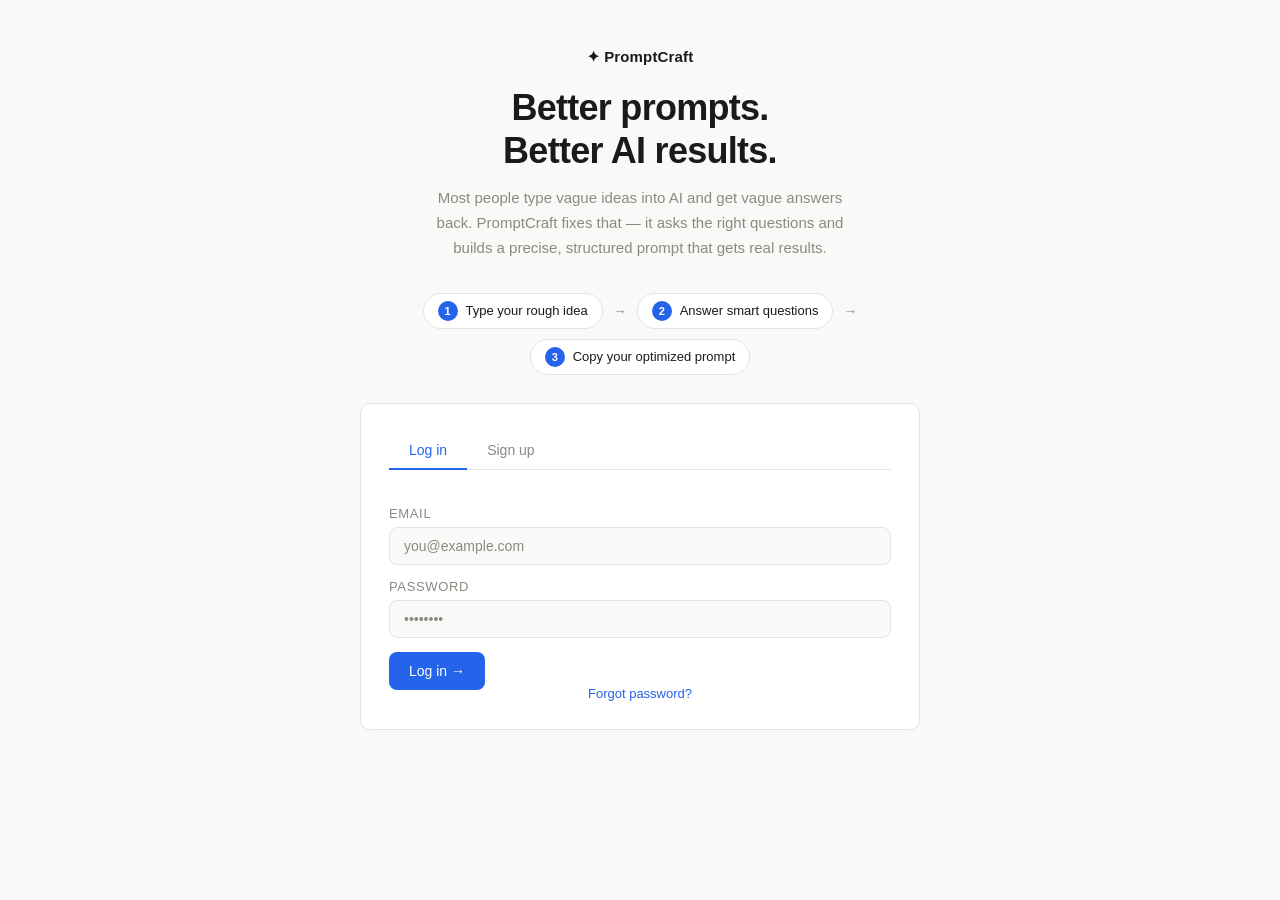
<file: frontend/index.html>
<!doctype html>
<html lang="en">
  <head>
    <meta charset="UTF-8" />
    <meta name="viewport" content="width=device-width, initial-scale=1.0" />
    <title>PromptCraft</title>
    <link rel="stylesheet" href="style.css" />
  </head>
  <body>
    <!-- AUTH SCREEN -->
    <div id="screen-auth" class="screen active">
      <div class="container">
        <div class="hero">
          <span class="logo">✦ PromptCraft</span>
          <h1 class="hero-title">Better prompts.<br />Better AI results.</h1>
          <p class="hero-sub">
            Most people type vague ideas into AI and get vague answers back.
            PromptCraft fixes that — it asks the right questions and builds a
            precise, structured prompt that gets real results.
          </p>
        </div>

        <!-- How it works -->
        <div class="how-it-works">
          <div class="step-pill">
            <span class="step-num">1</span>
            <span class="step-text">Type your rough idea</span>
          </div>
          <span class="step-arrow">→</span>
          <div class="step-pill">
            <span class="step-num">2</span>
            <span class="step-text">Answer smart questions</span>
          </div>
          <span class="step-arrow">→</span>
          <div class="step-pill">
            <span class="step-num">3</span>
            <span class="step-text">Copy your optimized prompt</span>
          </div>
        </div>

        <!-- Auth card -->
        <div class="card">
          <div class="auth-tabs">
            <button
              class="tab active"
              id="tab-login"
              onclick="switchTab('login')"
            >
              Log in
            </button>
            <button class="tab" id="tab-signup" onclick="switchTab('signup')">
              Sign up
            </button>
          </div>

          <!-- Login form -->
          <div id="form-login">
            <div class="field">
              <label>Email</label>
              <input
                type="email"
                id="login-email"
                placeholder="you@example.com"
              />
            </div>
            <div class="field">
              <label>Password</label>
              <input
                type="password"
                id="login-password"
                placeholder="••••••••"
              />
            </div>
            <p class="auth-error hidden" id="login-error"></p>
            <button onclick="handleLogin()">Log in →</button>
            <p class="forgot-link" onclick="switchTab('forgot')">
              Forgot password?
            </p>
          </div>

          <!-- Signup form -->
          <div id="form-signup" class="hidden">
            <div class="field">
              <label>Name</label>
              <input type="text" id="signup-name" placeholder="Your name" />
            </div>
            <div class="field">
              <label>Email</label>
              <input
                type="email"
                id="signup-email"
                placeholder="you@example.com"
              />
            </div>
            <div class="field">
              <label>Password</label>
              <input
                type="password"
                id="signup-password"
                placeholder="Min 6 characters"
              />
            </div>
            <p class="auth-error hidden" id="signup-error"></p>
            <button onclick="handleSignup()">Create account →</button>
          </div>

          <!-- Forgot password form -->
          <div id="form-forgot" class="hidden">
            <p style="font-size: 13px; color: var(--muted); margin-bottom: 4px">
              Enter your email and we'll send a reset link valid for 30 minutes.
            </p>
            <div class="field">
              <label>Email</label>
              <input
                type="email"
                id="forgot-email"
                placeholder="you@example.com"
              />
            </div>
            <p class="auth-error hidden" id="forgot-error"></p>
            <p class="auth-success hidden" id="forgot-success"></p>
            <button id="forgot-btn" onclick="handleForgot()">
              Send Reset Link →
            </button>
            <p class="forgot-link" onclick="switchTab('login')">
              ← Back to login
            </p>
          </div>
        </div>
      </div>
    </div>

    <!-- APP SCREEN -->
    <div id="screen-app" class="screen">
      <!-- Topbar -->
      <div class="topbar">
        <span class="logo">✦ PromptCraft</span>
        <div class="topbar-right">
          <span id="user-name" class="user-name"></span>
          <button class="btn-ghost" onclick="toggleHistory()">History</button>
          <button class="btn-ghost" onclick="handleLogout()">Log out</button>
        </div>
      </div>

      <!-- History Panel -->
      <div id="history-panel" class="history-panel hidden">
        <div class="history-header">
          <span class="history-title">Prompt History</span>
          <span class="history-close" onclick="toggleHistory()">✕</span>
        </div>
        <div id="history-list" class="history-list">
          <p class="history-empty">Loading...</p>
        </div>
      </div>
      <div
        id="history-overlay"
        class="history-overlay hidden"
        onclick="toggleHistory()"
      ></div>

      <!-- Step 1: Input -->
      <div id="step-input" class="step active">
        <div class="container">
          <div class="header">
            <p class="tagline">What do you want AI to help you with?</p>
          </div>
          <div class="card">
            <div class="input-wrapper">
              <textarea
                id="user-input"
                placeholder="e.g. write me an email, fix my code, summarize this document..."
                rows="4"
                maxlength="1000"
              ></textarea>
              <button
                class="mic-btn"
                id="mic-btn"
                onclick="toggleVoice()"
                title="Voice input"
              >
                <svg
                  xmlns="http://www.w3.org/2000/svg"
                  width="16"
                  height="16"
                  viewBox="0 0 24 24"
                  fill="none"
                  stroke="currentColor"
                  stroke-width="2"
                  stroke-linecap="round"
                  stroke-linejoin="round"
                >
                  <path
                    d="M12 1a3 3 0 0 0-3 3v8a3 3 0 0 0 6 0V4a3 3 0 0 0-3-3z"
                  />
                  <path d="M19 10v2a7 7 0 0 1-14 0v-2" />
                  <line x1="12" y1="19" x2="12" y2="23" />
                  <line x1="8" y1="23" x2="16" y2="23" />
                </svg>
              </button>
            </div>
            <p class="char-counter" id="char-counter">0 / 1000</p>

            <div class="upload-section">
              <label
                >Attach files
                <span class="muted"
                  >(optional — .pdf or .txt, multiple allowed)</span
                ></label
              >
              <div id="drop-zone" class="drop-zone">
                <span
                  >Drop files here or
                  <span
                    class="link"
                    onclick="document.getElementById('file-input').click()"
                    >browse</span
                  ></span
                >
                <input
                  type="file"
                  id="file-input"
                  accept=".pdf,.txt"
                  multiple
                  hidden
                />
              </div>
              <div id="file-list" class="file-list"></div>
            </div>

            <button onclick="handleInput()">Generate Questions →</button>
          </div>
        </div>
      </div>

      <!-- Step 2: Questions -->
      <div id="step-questions" class="step">
        <div class="container">
          <div class="header">
            <p class="tagline">A few quick questions to sharpen your prompt</p>
          </div>
          <div class="card">
            <div id="questions-list"></div>
            <button onclick="handleGenerate()">Build My Prompt →</button>
          </div>
        </div>
      </div>

      <!-- Step 3: Result -->
      <div id="step-result" class="step">
        <div class="container result-container">
          <!-- Left: prompt -->
          <div class="card result-card">
            <div class="prompt-header">
              <label>Your optimized prompt</label>
              <div id="token-badge" class="token-badge hidden">
                <span id="token-count">0</span> tokens
              </div>
            </div>

            <!-- Read-only view -->
            <div id="prompt-display" class="prompt-display"></div>

            <!-- Edit view (hidden by default) -->
            <textarea
              id="prompt-output"
              class="prompt-editable hidden"
              spellcheck="false"
            ></textarea>

            <div id="result-files" class="result-files hidden">
              <label>Attach these files when using this prompt</label>
              <div id="result-file-list" class="file-list"></div>
            </div>

            <div class="result-actions">
              <button onclick="copyPrompt()">Copy Prompt</button>
              <button class="btn-edit" id="btn-edit" onclick="toggleEdit()">
                ✎ Edit Prompt
              </button>
              <button class="btn-secondary" onclick="startOver()">
                Start Over
              </button>
            </div>
          </div>

          <!-- Right: coverage panel -->
          <div id="coverage-panel" class="coverage-panel hidden">
            <p class="coverage-title">Answer coverage</p>
            <p class="coverage-sub">
              Checks if your answers made it into the prompt
            </p>
            <div id="coverage-list" class="coverage-list"></div>
          </div>
        </div>
      </div>
    </div>
    <!-- end screen-app -->

    <!-- Loader -->
    <div id="loader" class="loader hidden">
      <div class="spinner"></div>
      <p id="loader-text">Thinking...</p>
    </div>

    <div class="toast" id="toast"></div>

    <script src="app.js"></script>
  </body>
</html>
</file>
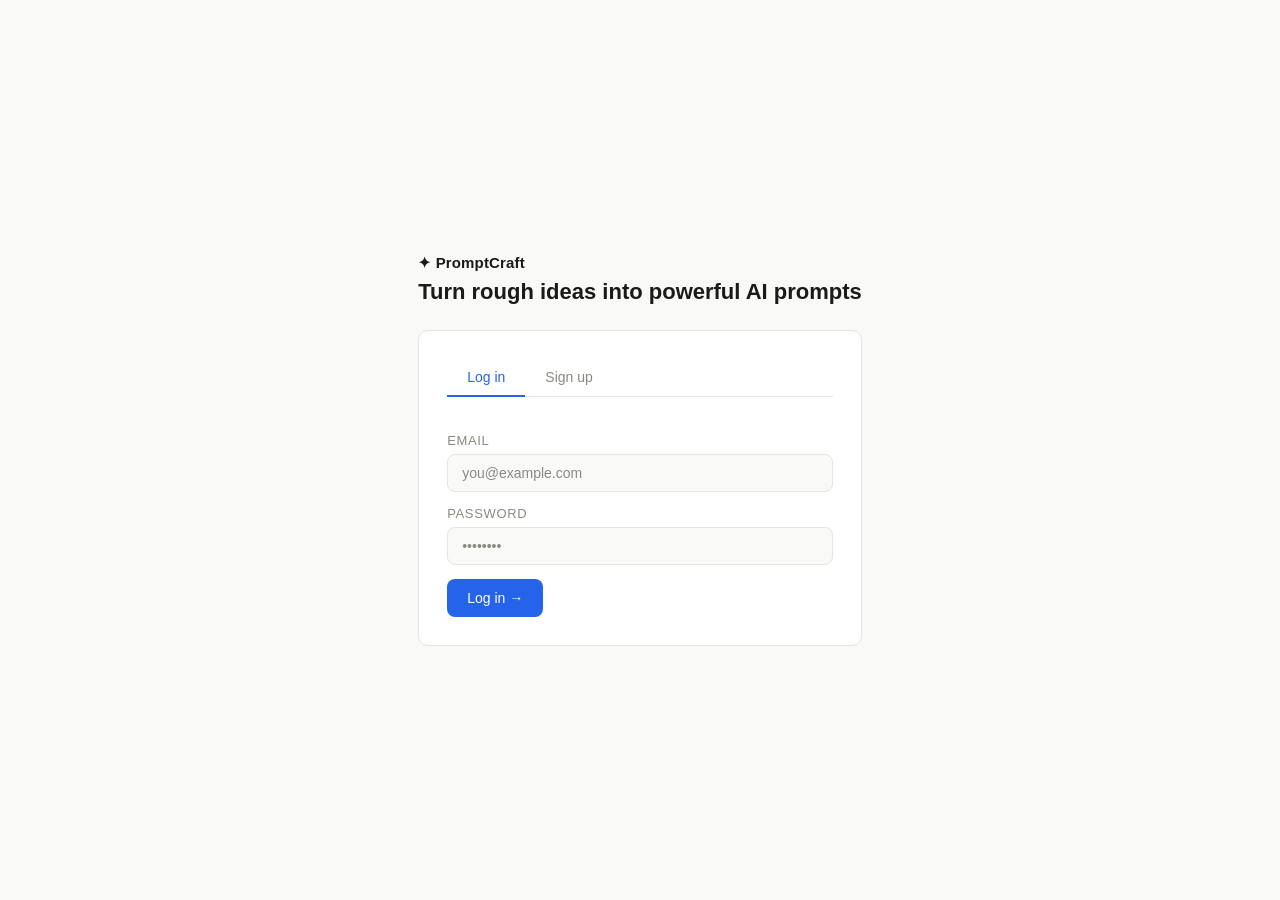
<file: static/index.html>
<!doctype html>
<html lang="en">
  <head>
    <meta charset="UTF-8" />
    <meta name="viewport" content="width=device-width, initial-scale=1.0" />
    <title>PromptCraft</title>
    <link rel="stylesheet" href="style.css" />
  </head>
  <body>
    <!-- AUTH SCREEN -->
    <div id="screen-auth" class="screen active">
      <div class="container">
        <div class="header">
          <span class="logo">✦ PromptCraft</span>
          <p class="tagline">Turn rough ideas into powerful AI prompts</p>
        </div>
        <div class="card">
          <div class="auth-tabs">
            <button
              class="tab active"
              id="tab-login"
              onclick="switchTab('login')"
            >
              Log in
            </button>
            <button class="tab" id="tab-signup" onclick="switchTab('signup')">
              Sign up
            </button>
          </div>
          <div id="form-login">
            <div class="field">
              <label>Email</label>
              <input
                type="email"
                id="login-email"
                placeholder="you@example.com"
              />
            </div>
            <div class="field">
              <label>Password</label>
              <input
                type="password"
                id="login-password"
                placeholder="••••••••"
              />
            </div>
            <p class="auth-error hidden" id="login-error"></p>
            <button onclick="handleLogin()">Log in →</button>
          </div>
          <div id="form-signup" class="hidden">
            <div class="field">
              <label>Name</label>
              <input type="text" id="signup-name" placeholder="Your name" />
            </div>
            <div class="field">
              <label>Email</label>
              <input
                type="email"
                id="signup-email"
                placeholder="you@example.com"
              />
            </div>
            <div class="field">
              <label>Password</label>
              <input
                type="password"
                id="signup-password"
                placeholder="Min 6 characters"
              />
            </div>
            <p class="auth-error hidden" id="signup-error"></p>
            <button onclick="handleSignup()">Create account →</button>
          </div>
        </div>
      </div>
    </div>

    <!-- APP SCREEN -->
    <div id="screen-app" class="screen">
      <!-- Topbar -->
      <div class="topbar">
        <span class="logo">✦ PromptCraft</span>
        <div class="topbar-right">
          <span id="user-name" class="user-name"></span>
          <button class="btn-ghost" onclick="toggleHistory()">History</button>
          <button class="btn-ghost" onclick="handleLogout()">Log out</button>
        </div>
      </div>

      <!-- History Panel -->
      <div id="history-panel" class="history-panel hidden">
        <div class="history-header">
          <span class="history-title">Prompt History</span>
          <span class="history-close" onclick="toggleHistory()">✕</span>
        </div>
        <div id="history-list" class="history-list">
          <p class="history-empty">Loading...</p>
        </div>
      </div>
      <div
        id="history-overlay"
        class="history-overlay hidden"
        onclick="toggleHistory()"
      ></div>

      <!-- Step 1: Input -->
      <div id="step-input" class="step active">
        <div class="container">
          <div class="header">
            <p class="tagline">What do you want AI to help you with?</p>
          </div>
          <div class="card">
            <textarea
              id="user-input"
              placeholder="e.g. write me an email, fix my code, summarize this document..."
              rows="4"
            ></textarea>
            <div class="upload-section">
              <label
                >Attach files
                <span class="muted">(optional — .pdf or .txt)</span></label
              >
              <div id="drop-zone" class="drop-zone">
                <span
                  >Drop files here or
                  <span
                    class="link"
                    onclick="document.getElementById('file-input').click()"
                    >browse</span
                  ></span
                >
                <input
                  type="file"
                  id="file-input"
                  accept=".pdf,.txt"
                  multiple
                  hidden
                />
              </div>
              <div id="file-list" class="file-list"></div>
            </div>
            <button onclick="handleInput()">Generate Questions →</button>
          </div>
        </div>
      </div>

      <!-- Step 2: Questions -->
      <div id="step-questions" class="step">
        <div class="container">
          <div class="header">
            <p class="tagline">A few quick questions to sharpen your prompt</p>
          </div>
          <div class="card">
            <div id="questions-list"></div>
            <button onclick="handleGenerate()">Build My Prompt →</button>
          </div>
        </div>
      </div>

      <!-- Step 3: Result -->
      <div id="step-result" class="step">
        <div class="container">
          <div class="header">
            <p class="tagline">Your prompt is ready</p>
          </div>
          <div class="card">
            <label>Your optimized prompt</label>
            <div id="prompt-output"></div>
            <div id="result-files" class="result-files hidden">
              <label>Attach these files when using this prompt</label>
              <div id="result-file-list" class="file-list"></div>
            </div>
            <div class="result-actions">
              <button onclick="copyPrompt()">Copy Prompt</button>
              <button class="btn-secondary" onclick="startOver()">
                Start Over
              </button>
            </div>
          </div>
        </div>
      </div>
    </div>
    <!-- end screen-app -->

    <!-- Loader -->
    <div id="loader" class="loader hidden">
      <div class="spinner"></div>
      <p id="loader-text">Thinking...</p>
    </div>

    <div class="toast" id="toast"></div>

    <script src="app.js"></script>
  </body>
</html>
</file>
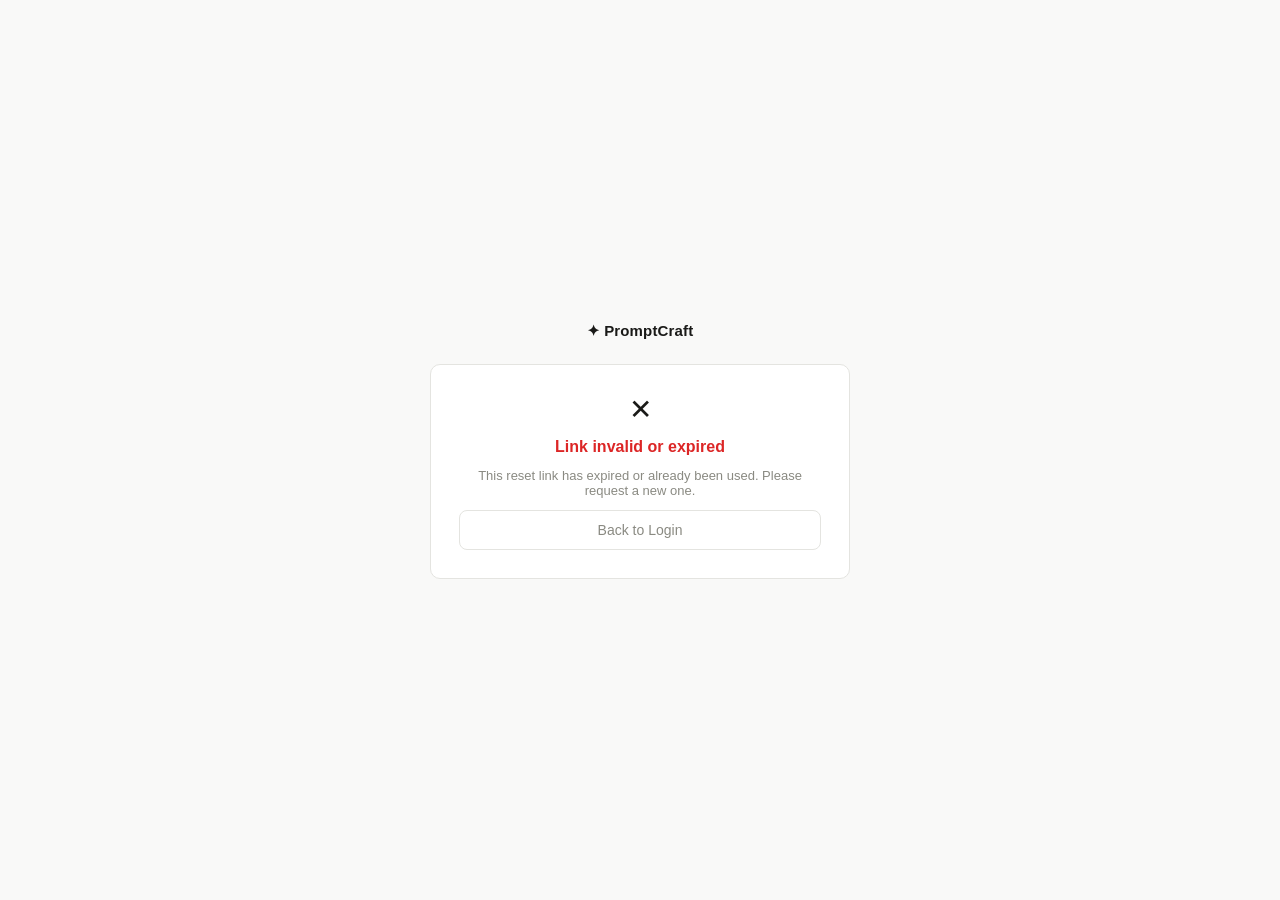
<file: frontend/reset-password.html>
<!doctype html>
<html lang="en">
  <head>
    <meta charset="UTF-8" />
    <meta name="viewport" content="width=device-width, initial-scale=1.0" />
    <title>Reset Password — PromptCraft</title>
    <link rel="stylesheet" href="style.css" />
    <style>
      /* Override hero centering for this simple page */
      #screen-auth {
        justify-content: center;
        align-items: center;
      }
      .reset-card {
        max-width: 420px;
        width: 100%;
      }
    </style>
  </head>
  <body>
    <div id="screen-auth" class="screen active">
      <div class="container reset-card">
        <div style="margin-bottom: 24px; text-align: center">
          <span class="logo">✦ PromptCraft</span>
        </div>

        <!-- Reset form -->
        <div id="view-reset" class="card">
          <div>
            <p style="font-size: 16px; font-weight: 600; color: var(--text)">
              Set a new password
            </p>
            <p style="font-size: 13px; color: var(--muted); margin-top: 4px">
              Must be at least 6 characters.
            </p>
          </div>
          <div class="field">
            <label>New Password</label>
            <input type="password" id="new-password" placeholder="••••••••" />
          </div>
          <div class="field">
            <label>Confirm Password</label>
            <input
              type="password"
              id="confirm-password"
              placeholder="••••••••"
            />
          </div>
          <p class="auth-error hidden" id="reset-error"></p>
          <button id="reset-btn" onclick="handleReset()">
            Update Password →
          </button>
          <a href="/" style="text-decoration: none; text-align: center">
            <p class="forgot-link">← Back to login</p>
          </a>
        </div>

        <!-- Success view -->
        <div
          id="view-success"
          class="card hidden"
          style="text-align: center; gap: 12px"
        >
          <p style="font-size: 28px">✓</p>
          <p style="font-size: 16px; font-weight: 600; color: var(--text)">
            Password updated
          </p>
          <p style="font-size: 13px; color: var(--muted)">
            You can now log in with your new password.
          </p>
          <a href="/" style="text-decoration: none">
            <button style="width: 100%">Go to Login →</button>
          </a>
        </div>

        <!-- Invalid token view -->
        <div
          id="view-invalid"
          class="card hidden"
          style="text-align: center; gap: 12px"
        >
          <p style="font-size: 28px">✕</p>
          <p style="font-size: 16px; font-weight: 600; color: #dc2626">
            Link invalid or expired
          </p>
          <p style="font-size: 13px; color: var(--muted)">
            This reset link has expired or already been used. Please request a
            new one.
          </p>
          <a href="/" style="text-decoration: none">
            <button class="btn-secondary" style="width: 100%">
              Back to Login
            </button>
          </a>
        </div>
      </div>
    </div>

    <div id="loader" class="loader hidden">
      <div class="spinner"></div>
      <p id="loader-text">Updating password...</p>
    </div>

    <script>
      const token = new URLSearchParams(window.location.search).get("token");

      // No token in URL — show invalid view immediately
      if (!token) {
        document.getElementById("view-reset").classList.add("hidden");
        document.getElementById("view-invalid").classList.remove("hidden");
      }

      function showLoader() {
        document.getElementById("loader").classList.remove("hidden");
      }

      function hideLoader() {
        document.getElementById("loader").classList.add("hidden");
      }

      function showError(msg) {
        const el = document.getElementById("reset-error");
        el.textContent = msg;
        el.classList.remove("hidden");
      }

      function hideError() {
        document.getElementById("reset-error").classList.add("hidden");
      }

      async function handleReset() {
        const newPass = document.getElementById("new-password").value;
        const confirmPass = document.getElementById("confirm-password").value;

        hideError();

        if (!newPass || newPass.length < 6) {
          showError("Password must be at least 6 characters.");
          return;
        }
        if (newPass !== confirmPass) {
          showError("Passwords do not match.");
          return;
        }

        const btn = document.getElementById("reset-btn");
        btn.disabled = true;
        btn.textContent = "Updating...";

        showLoader();
        try {
          const res = await fetch("/auth/reset-password", {
            method: "POST",
            headers: { "Content-Type": "application/json" },
            body: JSON.stringify({ token, new_password: newPass }),
          });
          const data = await res.json();
          hideLoader();

          if (res.status === 400) {
            // Token expired or already used — show invalid view
            document.getElementById("view-reset").classList.add("hidden");
            document.getElementById("view-invalid").classList.remove("hidden");
            return;
          }

          if (!res.ok) {
            // Other errors — show inline, let user retry
            showError(data.detail || "Something went wrong. Please try again.");
            btn.disabled = false;
            btn.textContent = "Update Password →";
            return;
          }

          // Success
          document.getElementById("view-reset").classList.add("hidden");
          document.getElementById("view-success").classList.remove("hidden");
        } catch (err) {
          hideLoader();
          showError(
            "Network error. Please check your connection and try again.",
          );
          btn.disabled = false;
          btn.textContent = "Update Password →";
        }
      }

      document.addEventListener("keydown", (e) => {
        if (e.key === "Enter") handleReset();
      });
    </script>
  </body>
</html>
</file>
<file: frontend/style.css>
*, *::before, *::after { box-sizing: border-box; margin: 0; padding: 0; }

:root {
  --bg: #f9f9f8;
  --surface: #ffffff;
  --border: #e4e4e0;
  --text: #1a1a18;
  --muted: #8a8a82;
  --accent: #2563eb;
  --accent-hover: #1d4ed8;
  --danger: #dc2626;
  --radius: 10px;
}

body {
  font-family: -apple-system, BlinkMacSystemFont, 'Segoe UI', sans-serif;
  background: var(--bg);
  color: var(--text);
  min-height: 100vh;
}

/* Screens */
.screen { display: none; min-height: 100vh; }
.screen.active { display: block; }

/* Auth screen centers content */
#screen-auth {
  display: none;
  flex-direction: column;
  align-items: center;
  padding: 48px 24px;
  min-height: 100vh;
}
#screen-auth.active { display: flex; }

/* Hero */
.hero {
  max-width: 560px;
  width: 100%;
  margin-bottom: 32px;
  text-align: center;
}

.hero .logo {
  display: block;
  margin-bottom: 20px;
}

.hero-title {
  font-size: 36px;
  font-weight: 700;
  line-height: 1.2;
  letter-spacing: -0.02em;
  color: var(--text);
  margin-bottom: 14px;
}

.hero-sub {
  font-size: 15px;
  color: var(--muted);
  line-height: 1.65;
  max-width: 440px;
  margin: 0 auto;
}

/* How it works */
.how-it-works {
  display: flex;
  align-items: center;
  gap: 10px;
  max-width: 560px;
  width: 100%;
  margin-bottom: 28px;
  flex-wrap: wrap;
  justify-content: center;
}

.step-pill {
  display: flex;
  align-items: center;
  gap: 8px;
  background: var(--surface);
  border: 1px solid var(--border);
  border-radius: 100px;
  padding: 7px 14px;
}

.step-num {
  width: 20px;
  height: 20px;
  border-radius: 50%;
  background: var(--accent);
  color: #fff;
  font-size: 11px;
  font-weight: 600;
  display: flex;
  align-items: center;
  justify-content: center;
  flex-shrink: 0;
}

.step-text { font-size: 13px; font-weight: 500; color: var(--text); white-space: nowrap; }

.step-arrow { color: var(--muted); font-size: 14px; }

/* App screen layout */
#screen-app { display: none; flex-direction: column; }
#screen-app.active { display: flex; }

/* Topbar */
.topbar {
  display: flex;
  align-items: center;
  justify-content: space-between;
  padding: 14px 28px;
  border-bottom: 1px solid var(--border);
  background: var(--surface);
  position: sticky;
  top: 0;
  z-index: 10;
}

.topbar-right {
  display: flex;
  align-items: center;
  gap: 14px;
}

.user-name {
  font-size: 13px;
  color: var(--muted);
}

.btn-ghost {
  background: transparent;
  color: var(--muted);
  border: 1px solid var(--border);
  padding: 6px 14px;
  font-size: 13px;
}

.btn-ghost:hover { background: var(--bg); color: var(--text); }

/* Steps inside app */
.step { display: none; flex: 1; padding: 40px 24px; }
.step.active { display: block; }

.container { max-width: 560px; margin: 0 auto; width: 100%; }

.header { margin-bottom: 24px; }

.logo { font-size: 15px; font-weight: 600; letter-spacing: 0.01em; }

.tagline { margin-top: 6px; font-size: 22px; font-weight: 600; line-height: 1.3; }

/* Auth specific */
.auth-tabs {
  display: flex;
  border-bottom: 1px solid var(--border);
  margin-bottom: 20px;
  gap: 0;
}

.tab {
  background: transparent;
  color: var(--muted);
  border: none;
  border-bottom: 2px solid transparent;
  border-radius: 0;
  padding: 10px 20px;
  font-size: 14px;
  font-weight: 500;
  margin-bottom: -1px;
  cursor: pointer;
}

.tab:hover { background: transparent; color: var(--text); }

.tab.active {
  color: var(--accent);
  border-bottom-color: var(--accent);
  background: transparent;
}

.field {
  display: flex;
  flex-direction: column;
  gap: 6px;
  margin-bottom: 14px;
}

.forgot-link {
  font-size: 13px;
  color: var(--accent);
  cursor: pointer;
  text-align: center;
  margin-top: -4px;
}

.forgot-link:hover { text-decoration: underline; }

.auth-success {
  font-size: 13px;
  color: #16a34a;
  margin-bottom: 8px;
}



/* Card */
.card {
  background: var(--surface);
  border: 1px solid var(--border);
  border-radius: var(--radius);
  padding: 28px;
  display: flex;
  flex-direction: column;
  gap: 16px;
}

label {
  font-size: 13px;
  font-weight: 500;
  color: var(--muted);
  text-transform: uppercase;
  letter-spacing: 0.05em;
}

.muted { color: var(--muted); text-transform: none; font-weight: 400; letter-spacing: 0; }

input[type="email"],
input[type="password"],
input[type="text"] {
  width: 100%;
  border: 1px solid var(--border);
  border-radius: 8px;
  padding: 10px 14px;
  font-size: 14px;
  font-family: inherit;
  color: var(--text);
  background: var(--bg);
  outline: none;
  transition: border-color 0.15s;
}

input:focus { border-color: var(--accent); }
input::placeholder { color: var(--muted); }

textarea {
  width: 100%;
  border: 1px solid var(--border);
  border-radius: 8px;
  padding: 12px 14px;
  font-size: 15px;
  font-family: inherit;
  color: var(--text);
  background: var(--bg);
  resize: none;
  outline: none;
  transition: border-color 0.15s;
  line-height: 1.5;
}

textarea:focus { border-color: var(--accent); }
textarea::placeholder { color: var(--muted); }

/* Buttons */
button {
  padding: 11px 20px;
  border-radius: 8px;
  font-size: 14px;
  font-weight: 500;
  cursor: pointer;
  border: none;
  transition: background 0.15s, opacity 0.15s;
  font-family: inherit;
  background: var(--accent);
  color: #fff;
}

button:hover { background: var(--accent-hover); }
button:disabled { opacity: 0.5; cursor: not-allowed; }

.btn-secondary {
  background: transparent;
  color: var(--muted);
  border: 1px solid var(--border);
}

.btn-secondary:hover { background: var(--bg); color: var(--text); }

.result-actions { display: flex; gap: 10px; }

/* Input with mic */
.input-wrapper {
  position: relative;
  width: 100%;
}

.input-wrapper textarea {
  padding-right: 44px;
}

.mic-btn {
  position: absolute;
  bottom: 10px;
  right: 10px;
  width: 30px;
  height: 30px;
  padding: 0;
  border-radius: 50%;
  background: var(--bg);
  border: 1px solid var(--border);
  color: var(--muted);
  display: flex;
  align-items: center;
  justify-content: center;
  transition: all 0.15s;
}

.mic-btn:hover { background: var(--surface); color: var(--text); border-color: #c4c4be; }

.mic-btn.listening {
  background: #fee2e2;
  border-color: #fca5a5;
  color: #dc2626;
  animation: pulse 1.2s ease-in-out infinite;
}

@keyframes pulse {
  0%, 100% { box-shadow: 0 0 0 0 rgba(220, 38, 38, 0.3); }
  50%       { box-shadow: 0 0 0 6px rgba(220, 38, 38, 0); }
}


.upload-section { display: flex; flex-direction: column; gap: 10px; }

.char-counter {
  font-size: 11px;
  color: var(--muted);
  text-align: right;
  margin-top: -8px;
}

.char-counter.warn  { color: #f59e0b; }
.char-counter.limit { color: var(--danger); }

.drop-zone {
  border: 1.5px dashed var(--border);
  border-radius: 8px;
  padding: 18px;
  text-align: center;
  font-size: 14px;
  color: var(--muted);
  transition: border-color 0.15s, background 0.15s;
}

.drop-zone.dragover { border-color: var(--accent); background: #eff6ff; }

.link { color: var(--accent); cursor: pointer; text-decoration: underline; }

.file-list { display: flex; flex-wrap: wrap; gap: 8px; }

.file-tag {
  display: flex;
  align-items: center;
  gap: 6px;
  background: var(--bg);
  border: 1px solid var(--border);
  border-radius: 6px;
  padding: 5px 10px;
  font-size: 13px;
}

.file-tag .remove { cursor: pointer; color: var(--muted); font-size: 15px; line-height: 1; }
.file-tag .remove:hover { color: var(--text); }

/* Questions */
.question-block { display: flex; flex-direction: column; gap: 6px; }
.question-block p { font-size: 14px; font-weight: 500; line-height: 1.4; }
.questions-divider { height: 1px; background: var(--border); }

/* Prompt output header */
.prompt-header {
  display: flex;
  align-items: center;
  justify-content: space-between;
}

.token-badge {
  display: flex;
  align-items: center;
  gap: 4px;
  background: #eff6ff;
  border: 1px solid #bfdbfe;
  color: #1d4ed8;
  font-size: 12px;
  font-weight: 500;
  padding: 3px 10px;
  border-radius: 100px;
}

.token-badge.good  { background: #f0fdf4; border-color: #bbf7d0; color: #15803d; }
.token-badge.warn  { background: #fefce8; border-color: #fde68a; color: #a16207; }
.token-badge.heavy { background: #fef2f2; border-color: #fecaca; color: #b91c1c; }


/* Prompt display — read-only */
.prompt-display {
  background: var(--bg);
  border: 1px solid var(--border);
  border-radius: 8px;
  padding: 16px;
  font-size: 14px;
  line-height: 1.7;
  color: var(--text);
  white-space: pre-wrap;
  min-height: 140px;
  word-break: break-word;
}

/* Prompt editable — edit mode */
.prompt-editable {
  width: 100%;
  background: #fffdf0;
  border: 1.5px solid #fde68a;
  border-radius: 8px;
  padding: 16px;
  font-size: 14px;
  font-family: inherit;
  line-height: 1.7;
  color: var(--text);
  resize: vertical;
  min-height: 140px;
  outline: none;
  transition: border-color 0.15s;
  white-space: pre-wrap;
}

.prompt-editable:focus {
  border-color: #f59e0b;
}

/* Edit button */
.btn-edit {
  background: transparent;
  color: var(--accent);
  border: 1px solid var(--accent);
  padding: 11px 16px;
  font-size: 13px;
}

.btn-edit:hover { background: #eff6ff; }

.btn-edit.saving {
  background: #f0fdf4;
  color: #15803d;
  border-color: #bbf7d0;
}

.btn-edit.saving:hover { background: #dcfce7; }

.edit-hint {
  font-size: 11px;
  color: var(--muted);
  text-transform: none;
  letter-spacing: 0;
  font-weight: 400;
}


/* Result screen two-column layout */
.result-container {
  max-width: 900px;
  display: flex;
  align-items: flex-start;
  gap: 20px;
}

.result-card {
  flex: 1;
  min-width: 0;
}

/* Coverage panel */
.coverage-panel {
  width: 240px;
  flex-shrink: 0;
  background: var(--surface);
  border: 1px solid var(--border);
  border-radius: var(--radius);
  padding: 18px 16px;
  display: flex;
  flex-direction: column;
  gap: 14px;
  position: sticky;
  top: 80px;
}

.coverage-title {
  font-size: 13px;
  font-weight: 600;
  color: var(--text);
}

.coverage-sub {
  font-size: 11px;
  color: var(--muted);
  margin-top: -10px;
  line-height: 1.5;
}

.coverage-list {
  display: flex;
  flex-direction: column;
  gap: 10px;
}

.coverage-item {
  display: flex;
  align-items: flex-start;
  gap: 8px;
}

.coverage-icon {
  width: 18px;
  height: 18px;
  border-radius: 50%;
  display: flex;
  align-items: center;
  justify-content: center;
  font-size: 10px;
  flex-shrink: 0;
  margin-top: 1px;
}

.coverage-icon.covered {
  background: #dcfce7;
  color: #16a34a;
}

.coverage-icon.missing {
  background: #fef9c3;
  color: #a16207;
}

.coverage-text {
  flex: 1;
  min-width: 0;
}

.coverage-answer {
  font-size: 12px;
  color: var(--text);
  line-height: 1.45;
  word-break: break-word;
}

.coverage-reason {
  font-size: 11px;
  color: var(--muted);
  margin-top: 2px;
}

.coverage-summary {
  font-size: 12px;
  font-weight: 500;
  padding: 8px 10px;
  border-radius: 6px;
  text-align: center;
}

.coverage-summary.all   { background: #dcfce7; color: #15803d; }
.coverage-summary.some  { background: #fef9c3; color: #a16207; }

@media (max-width: 700px) {
  .result-container { flex-direction: column; }
  .coverage-panel { width: 100%; position: static; }
}


.result-files { display: flex; flex-direction: column; gap: 10px; }
.result-files .file-tag { background: #eff6ff; border-color: #bfdbfe; }
.hidden { display: none !important; }

/* History panel */
.history-panel {
  position: fixed;
  top: 0;
  right: 0;
  width: 380px;
  height: 100vh;
  background: var(--surface);
  border-left: 1px solid var(--border);
  z-index: 50;
  display: flex;
  flex-direction: column;
  transform: translateX(0);
  transition: transform 0.25s ease;
}

.history-panel.hidden { transform: translateX(100%); display: flex !important; }

.history-overlay {
  position: fixed;
  inset: 0;
  background: rgba(0,0,0,0.15);
  z-index: 49;
  backdrop-filter: blur(1px);
}

.history-header {
  display: flex;
  align-items: center;
  justify-content: space-between;
  padding: 18px 20px;
  border-bottom: 1px solid var(--border);
  flex-shrink: 0;
}

.history-title { font-size: 15px; font-weight: 600; }

.history-close {
  cursor: pointer;
  color: var(--muted);
  font-size: 16px;
  line-height: 1;
  padding: 4px;
}

.history-close:hover { color: var(--text); }

.history-list {
  flex: 1;
  overflow-y: auto;
  padding: 12px;
  display: flex;
  flex-direction: column;
  gap: 8px;
}

.history-empty {
  font-size: 14px;
  color: var(--muted);
  text-align: center;
  margin-top: 40px;
}

.history-item {
  border: 1px solid var(--border);
  border-radius: 8px;
  overflow: hidden;
  transition: border-color 0.15s;
}

.history-item:hover { border-color: #c4c4be; }

.history-item-header {
  display: flex;
  align-items: flex-start;
  justify-content: space-between;
  gap: 10px;
  padding: 12px 14px;
  cursor: pointer;
  background: var(--bg);
}

.history-item-meta { display: flex; flex-direction: column; gap: 3px; flex: 1; min-width: 0; }

.history-item-input {
  font-size: 13px;
  font-weight: 500;
  color: var(--text);
  white-space: nowrap;
  overflow: hidden;
  text-overflow: ellipsis;
}

.history-item-date { font-size: 11px; color: var(--muted); }

.history-item-actions { display: flex; gap: 6px; flex-shrink: 0; }

.history-btn {
  font-size: 11px;
  padding: 4px 10px;
  border-radius: 5px;
  background: var(--surface);
  color: var(--muted);
  border: 1px solid var(--border);
}

.history-btn:hover { background: var(--accent); color: #fff; border-color: var(--accent); }

.history-btn.danger:hover { background: #dc2626; border-color: #dc2626; color: #fff; }

.history-item-body {
  padding: 12px 14px;
  border-top: 1px solid var(--border);
  font-size: 13px;
  line-height: 1.65;
  color: var(--text);
  white-space: pre-wrap;
  background: var(--surface);
  display: none;
}

.history-item-body.open { display: block; }

/* Loader */
.loader {
  position: fixed;
  inset: 0;
  background: rgba(249, 249, 248, 0.85);
  display: flex;
  flex-direction: column;
  align-items: center;
  justify-content: center;
  gap: 16px;
  z-index: 100;
  backdrop-filter: blur(3px);
}

.spinner {
  width: 28px;
  height: 28px;
  border: 2px solid var(--border);
  border-top-color: var(--accent);
  border-radius: 50%;
  animation: spin 0.75s linear infinite;
}

@keyframes spin { to { transform: rotate(360deg); } }
#loader-text { font-size: 14px; color: var(--muted); }

/* Toast */
.toast {
  position: fixed;
  bottom: 28px;
  left: 50%;
  transform: translateX(-50%);
  background: var(--text);
  color: #fff;
  font-size: 13px;
  padding: 10px 18px;
  border-radius: 8px;
  opacity: 0;
  transition: opacity 0.2s;
  pointer-events: none;
  white-space: nowrap;
}

.toast.show { opacity: 1; }
</file>
<file: static/style.css>
*, *::before, *::after { box-sizing: border-box; margin: 0; padding: 0; }

:root {
  --bg: #f9f9f8;
  --surface: #ffffff;
  --border: #e4e4e0;
  --text: #1a1a18;
  --muted: #8a8a82;
  --accent: #2563eb;
  --accent-hover: #1d4ed8;
  --danger: #dc2626;
  --radius: 10px;
}

body {
  font-family: -apple-system, BlinkMacSystemFont, 'Segoe UI', sans-serif;
  background: var(--bg);
  color: var(--text);
  min-height: 100vh;
}

/* Screens */
.screen { display: none; min-height: 100vh; }
.screen.active { display: block; }

/* Auth screen centers content */
#screen-auth {
  display: none;
  align-items: center;
  justify-content: center;
  padding: 24px;
}
#screen-auth.active { display: flex; }

/* App screen layout */
#screen-app { display: none; flex-direction: column; }
#screen-app.active { display: flex; }

/* Topbar */
.topbar {
  display: flex;
  align-items: center;
  justify-content: space-between;
  padding: 14px 28px;
  border-bottom: 1px solid var(--border);
  background: var(--surface);
  position: sticky;
  top: 0;
  z-index: 10;
}

.topbar-right {
  display: flex;
  align-items: center;
  gap: 14px;
}

.user-name {
  font-size: 13px;
  color: var(--muted);
}

.btn-ghost {
  background: transparent;
  color: var(--muted);
  border: 1px solid var(--border);
  padding: 6px 14px;
  font-size: 13px;
}

.btn-ghost:hover { background: var(--bg); color: var(--text); }

/* Steps inside app */
.step { display: none; flex: 1; padding: 40px 24px; }
.step.active { display: block; }

.container { max-width: 560px; margin: 0 auto; }

.header { margin-bottom: 24px; }

.logo { font-size: 15px; font-weight: 600; letter-spacing: 0.01em; }

.tagline { margin-top: 6px; font-size: 22px; font-weight: 600; line-height: 1.3; }

/* Auth specific */
.auth-tabs {
  display: flex;
  border-bottom: 1px solid var(--border);
  margin-bottom: 20px;
  gap: 0;
}

.tab {
  background: transparent;
  color: var(--muted);
  border: none;
  border-bottom: 2px solid transparent;
  border-radius: 0;
  padding: 10px 20px;
  font-size: 14px;
  font-weight: 500;
  margin-bottom: -1px;
  cursor: pointer;
}

.tab:hover { background: transparent; color: var(--text); }

.tab.active {
  color: var(--accent);
  border-bottom-color: var(--accent);
  background: transparent;
}

.field {
  display: flex;
  flex-direction: column;
  gap: 6px;
  margin-bottom: 14px;
}

.auth-error {
  font-size: 13px;
  color: var(--danger);
  margin-bottom: 8px;
}

/* Card */
.card {
  background: var(--surface);
  border: 1px solid var(--border);
  border-radius: var(--radius);
  padding: 28px;
  display: flex;
  flex-direction: column;
  gap: 16px;
}

label {
  font-size: 13px;
  font-weight: 500;
  color: var(--muted);
  text-transform: uppercase;
  letter-spacing: 0.05em;
}

.muted { color: var(--muted); text-transform: none; font-weight: 400; letter-spacing: 0; }

input[type="email"],
input[type="password"],
input[type="text"] {
  width: 100%;
  border: 1px solid var(--border);
  border-radius: 8px;
  padding: 10px 14px;
  font-size: 14px;
  font-family: inherit;
  color: var(--text);
  background: var(--bg);
  outline: none;
  transition: border-color 0.15s;
}

input:focus { border-color: var(--accent); }
input::placeholder { color: var(--muted); }

textarea {
  width: 100%;
  border: 1px solid var(--border);
  border-radius: 8px;
  padding: 12px 14px;
  font-size: 15px;
  font-family: inherit;
  color: var(--text);
  background: var(--bg);
  resize: none;
  outline: none;
  transition: border-color 0.15s;
  line-height: 1.5;
}

textarea:focus { border-color: var(--accent); }
textarea::placeholder { color: var(--muted); }

/* Buttons */
button {
  padding: 11px 20px;
  border-radius: 8px;
  font-size: 14px;
  font-weight: 500;
  cursor: pointer;
  border: none;
  transition: background 0.15s, opacity 0.15s;
  font-family: inherit;
  background: var(--accent);
  color: #fff;
}

button:hover { background: var(--accent-hover); }
button:disabled { opacity: 0.5; cursor: not-allowed; }

.btn-secondary {
  background: transparent;
  color: var(--muted);
  border: 1px solid var(--border);
}

.btn-secondary:hover { background: var(--bg); color: var(--text); }

.result-actions { display: flex; gap: 10px; }

/* Upload */
.upload-section { display: flex; flex-direction: column; gap: 10px; }

.drop-zone {
  border: 1.5px dashed var(--border);
  border-radius: 8px;
  padding: 18px;
  text-align: center;
  font-size: 14px;
  color: var(--muted);
  transition: border-color 0.15s, background 0.15s;
}

.drop-zone.dragover { border-color: var(--accent); background: #eff6ff; }

.link { color: var(--accent); cursor: pointer; text-decoration: underline; }

.file-list { display: flex; flex-wrap: wrap; gap: 8px; }

.file-tag {
  display: flex;
  align-items: center;
  gap: 6px;
  background: var(--bg);
  border: 1px solid var(--border);
  border-radius: 6px;
  padding: 5px 10px;
  font-size: 13px;
}

.file-tag .remove { cursor: pointer; color: var(--muted); font-size: 15px; line-height: 1; }
.file-tag .remove:hover { color: var(--text); }

/* Questions */
.question-block { display: flex; flex-direction: column; gap: 6px; }
.question-block p { font-size: 14px; font-weight: 500; line-height: 1.4; }
.questions-divider { height: 1px; background: var(--border); }

/* Prompt output */
#prompt-output {
  background: var(--bg);
  border: 1px solid var(--border);
  border-radius: 8px;
  padding: 16px;
  font-size: 14px;
  line-height: 1.7;
  white-space: pre-wrap;
  min-height: 120px;
}

/* Result files */
.result-files { display: flex; flex-direction: column; gap: 10px; }
.result-files .file-tag { background: #eff6ff; border-color: #bfdbfe; }
.hidden { display: none !important; }

/* History panel */
.history-panel {
  position: fixed;
  top: 0;
  right: 0;
  width: 380px;
  height: 100vh;
  background: var(--surface);
  border-left: 1px solid var(--border);
  z-index: 50;
  display: flex;
  flex-direction: column;
  transform: translateX(0);
  transition: transform 0.25s ease;
}

.history-panel.hidden { transform: translateX(100%); display: flex !important; }

.history-overlay {
  position: fixed;
  inset: 0;
  background: rgba(0,0,0,0.15);
  z-index: 49;
  backdrop-filter: blur(1px);
}

.history-header {
  display: flex;
  align-items: center;
  justify-content: space-between;
  padding: 18px 20px;
  border-bottom: 1px solid var(--border);
  flex-shrink: 0;
}

.history-title { font-size: 15px; font-weight: 600; }

.history-close {
  cursor: pointer;
  color: var(--muted);
  font-size: 16px;
  line-height: 1;
  padding: 4px;
}

.history-close:hover { color: var(--text); }

.history-list {
  flex: 1;
  overflow-y: auto;
  padding: 12px;
  display: flex;
  flex-direction: column;
  gap: 8px;
}

.history-empty {
  font-size: 14px;
  color: var(--muted);
  text-align: center;
  margin-top: 40px;
}

.history-item {
  border: 1px solid var(--border);
  border-radius: 8px;
  overflow: hidden;
  transition: border-color 0.15s;
}

.history-item:hover { border-color: #c4c4be; }

.history-item-header {
  display: flex;
  align-items: flex-start;
  justify-content: space-between;
  gap: 10px;
  padding: 12px 14px;
  cursor: pointer;
  background: var(--bg);
}

.history-item-meta { display: flex; flex-direction: column; gap: 3px; flex: 1; min-width: 0; }

.history-item-input {
  font-size: 13px;
  font-weight: 500;
  color: var(--text);
  white-space: nowrap;
  overflow: hidden;
  text-overflow: ellipsis;
}

.history-item-date { font-size: 11px; color: var(--muted); }

.history-item-actions { display: flex; gap: 6px; flex-shrink: 0; }

.history-btn {
  font-size: 11px;
  padding: 4px 10px;
  border-radius: 5px;
  background: var(--surface);
  color: var(--muted);
  border: 1px solid var(--border);
}

.history-btn:hover { background: var(--accent); color: #fff; border-color: var(--accent); }

.history-btn.danger:hover { background: #dc2626; border-color: #dc2626; color: #fff; }

.history-item-body {
  padding: 12px 14px;
  border-top: 1px solid var(--border);
  font-size: 13px;
  line-height: 1.65;
  color: var(--text);
  white-space: pre-wrap;
  background: var(--surface);
  display: none;
}

.history-item-body.open { display: block; }

/* Loader */
.loader {
  position: fixed;
  inset: 0;
  background: rgba(249, 249, 248, 0.85);
  display: flex;
  flex-direction: column;
  align-items: center;
  justify-content: center;
  gap: 16px;
  z-index: 100;
  backdrop-filter: blur(3px);
}

.spinner {
  width: 28px;
  height: 28px;
  border: 2px solid var(--border);
  border-top-color: var(--accent);
  border-radius: 50%;
  animation: spin 0.75s linear infinite;
}

@keyframes spin { to { transform: rotate(360deg); } }
#loader-text { font-size: 14px; color: var(--muted); }

/* Toast */
.toast {
  position: fixed;
  bottom: 28px;
  left: 50%;
  transform: translateX(-50%);
  background: var(--text);
  color: #fff;
  font-size: 13px;
  padding: 10px 18px;
  border-radius: 8px;
  opacity: 0;
  transition: opacity 0.2s;
  pointer-events: none;
  white-space: nowrap;
}

.toast.show { opacity: 1; }
</file>
